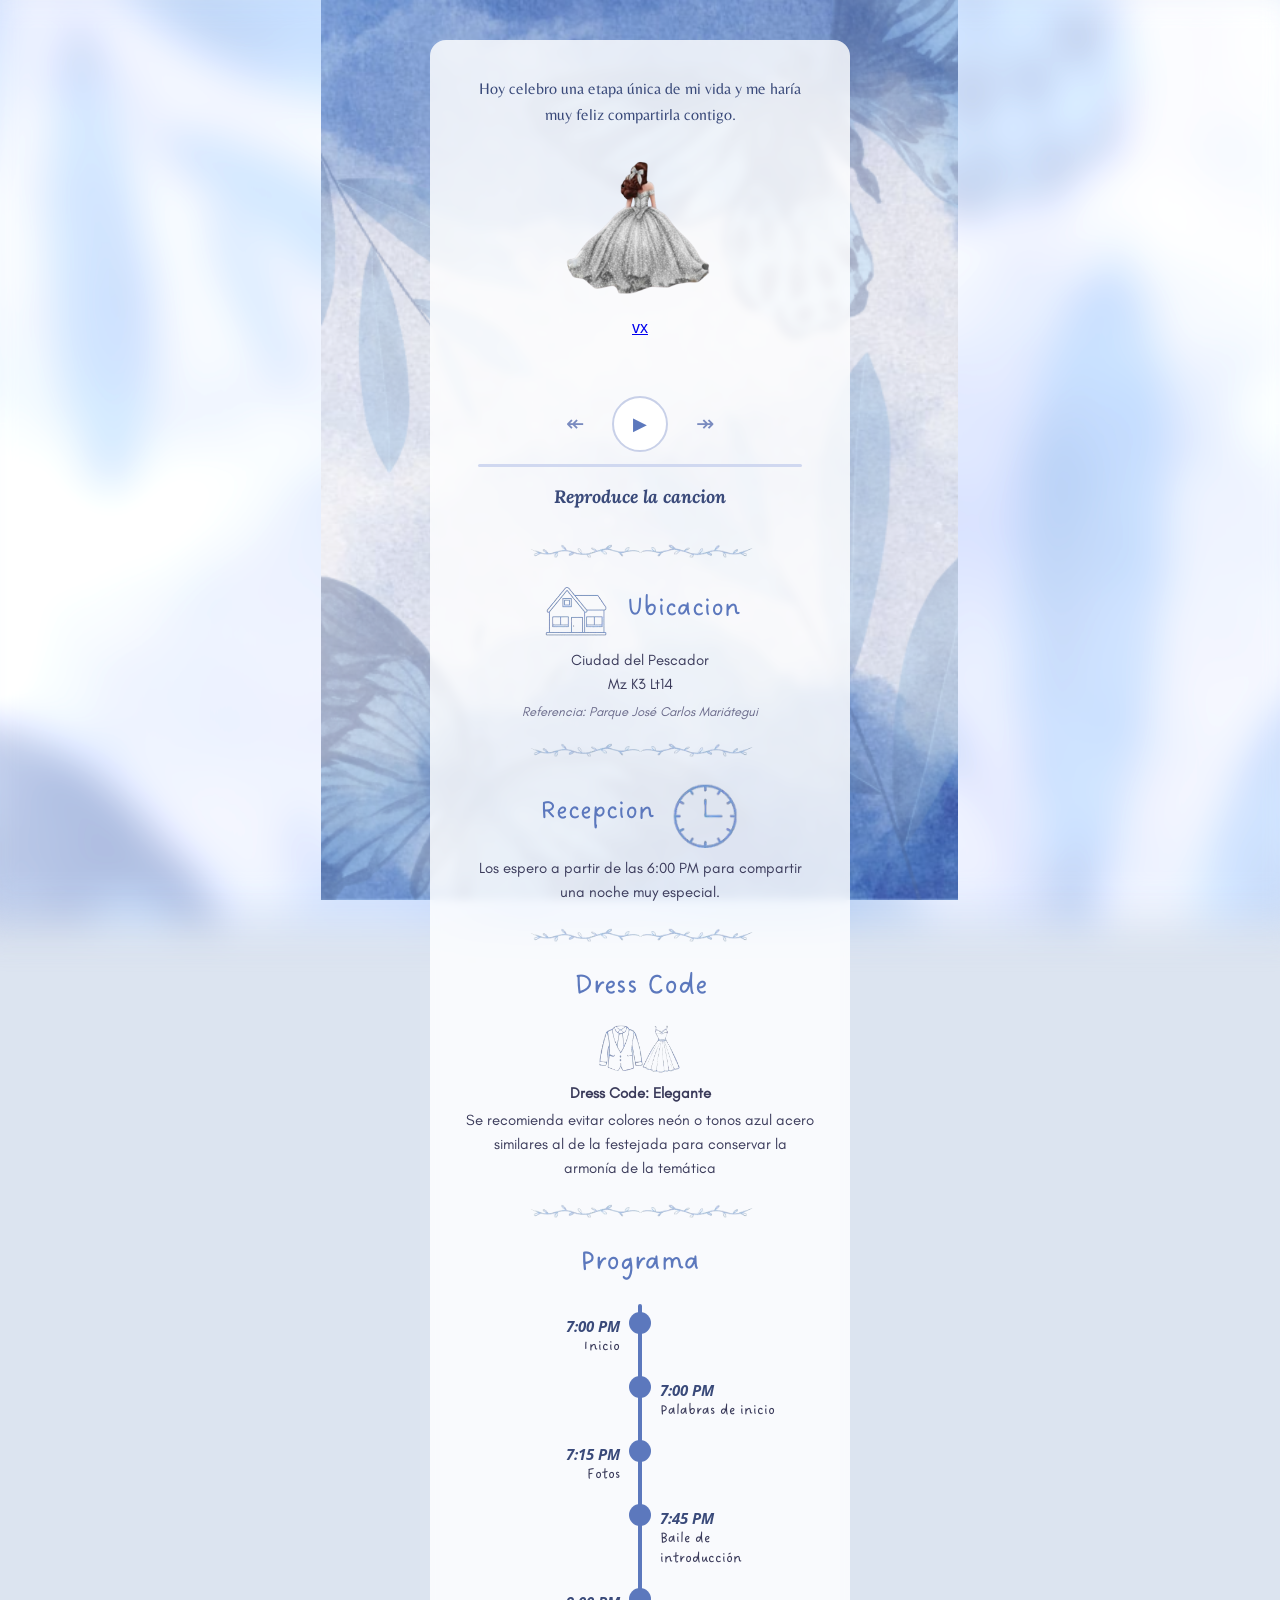
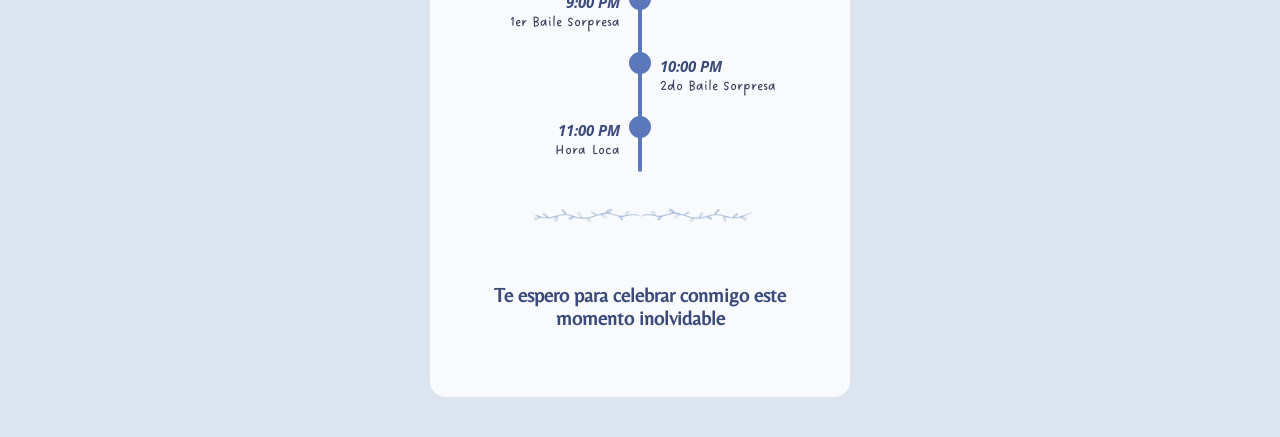
<file: html/index.html>
<!DOCTYPE html>
<html lang="es">
<head>
  <meta charset="UTF-8">
  <meta name="viewport" content="width=device-width, initial-scale=1.0">
  <title>Mis 15 Años - Carla</title>
  <link rel="stylesheet" href="../css/index.css">
</head>
<body>

  <div class="contenedor">
    <div class="card">

      <p class="frase">Hoy celebro una etapa única de mi vida y me haría muy feliz compartirla contigo.</p>

      <img class="chica" src="../imgs/quinceañera.png" alt="Quinceañera">

      <div class="countdown-embed">
        <a data-id="10328662" data-type="countdown" data-lang="es" data-style="1" data-theme="transparent" class="tickcounter" style="display:block; left:0; width:100%; height:0; position:relative; padding-bottom:16.25%" href="//www.tickcounter.com/countdown/10328662/vx">vx</a>
        <script>(function(d,s,id){var js,fjs=d.getElementsByTagName(s)[0];if(d.getElementById(id))return;js=d.createElement(s);js.id=id;js.src="//www.tickcounter.com/static/js/loader.js";fjs.parentNode.insertBefore(js,fjs);}(document,"script","tc-sdk"));</script>
      </div>

      <div class="player">
        <button class="btn-control" id="btn-retroceder" title="Retroceder">&#8606;</button>
        <button class="btn-play" id="btn-play">&#9654;</button>
        <button class="btn-control" id="btn-adelantar" title="Adelantar">&#8608;</button>
      </div>

      <div class="barra-container">
        <div class="barra-progreso">
          <div class="barra-fill" id="barra-fill"></div>
        </div>
      </div>

      <audio id="audio">
        <source src="../audio/cancion.mp3" type="audio/mpeg">
      </audio>

      <p class="reproduce-label">Reproduce la cancion</p>

      <!-- DIVISOR ENTRE SECCIONES -->
      <img class="divisor" src="../imgs/divisor.png" alt="">

      <!-- UBICACION -->
      <div class="seccion">
        <div class="seccion-header">
          <img class="icono" src="../imgs/casa.png" alt="Casa">
          <h2 class="titulo-seccion">Ubicacion</h2>
        </div>
        <p class="texto-principal">Ciudad del Pescador<br>Mz K3 Lt14</p>
        <p class="referencia">Referencia: Parque José Carlos Mariátegui</p>
      </div>

      <img class="divisor" src="../imgs/divisor.png" alt="">

      <!-- RECEPCION -->
      <div class="seccion">
        <div class="seccion-header">
          <h2 class="titulo-seccion">Recepcion</h2>
          <img class="icono" src="../imgs/reloj.png" alt="Reloj">
        </div>
        <p class="texto-principal">Los espero a partir de las 6:00 PM para compartir una noche muy especial.</p>
      </div>

      <img class="divisor" src="../imgs/divisor.png" alt="">

      <!-- DRESS CODE -->
      <div class="seccion">
        <h2 class="titulo-seccion centrado">Dress Code</h2>
        <img class="icono-grande" src="../imgs/dresscode.png" alt="Dress Code">
        <p class="texto-destacado">Dress Code: Elegante</p>
        <p class="texto-principal">Se recomienda evitar colores neón o tonos azul acero similares al de la festejada para conservar la armonía de la temática</p>
      </div>

      <img class="divisor" src="../imgs/divisor.png" alt="">

<!-- PROGRAMA -->
<div class="seccion programa">
  <h2 class="titulo-seccion centrado">Programa</h2>
  <div class="timeline">
  <div class="evento izquierda">
    <span class="hora">7:00 PM</span>
    <span class="descripcion">Inicio</span>
  </div>
  <div class="evento derecha">
    <span class="hora">7:00 PM</span>
    <span class="descripcion">Palabras de inicio</span>
  </div>
  <div class="evento izquierda">
    <span class="hora">7:15 PM</span>
    <span class="descripcion">Fotos</span>
  </div>
  <div class="evento derecha">
    <span class="hora">7:45 PM</span>
    <span class="descripcion">Baile de introducción</span>
  </div>
  <div class="evento izquierda">
    <span class="hora">9:00 PM</span>
    <span class="descripcion">1er Baile Sorpresa</span>
  </div>
  <div class="evento derecha">
    <span class="hora">10:00 PM</span>
    <span class="descripcion">2do Baile Sorpresa</span>
  </div>
  <div class="evento izquierda">
    <span class="hora">11:00 PM</span>
    <span class="descripcion">Hora Loca</span>
  </div>
</div>
</div>

<img class="divisor" src="../imgs/divisor.png" alt="">

<!-- MENSAJE FINAL -->
<div class="mensaje-final">
  <p class="texto-final">Te espero para celebrar conmigo este momento inolvidable</p>
</div>

     
  </div>

  <script src="../js/player.js"></script>

</body>
</html>
</file>
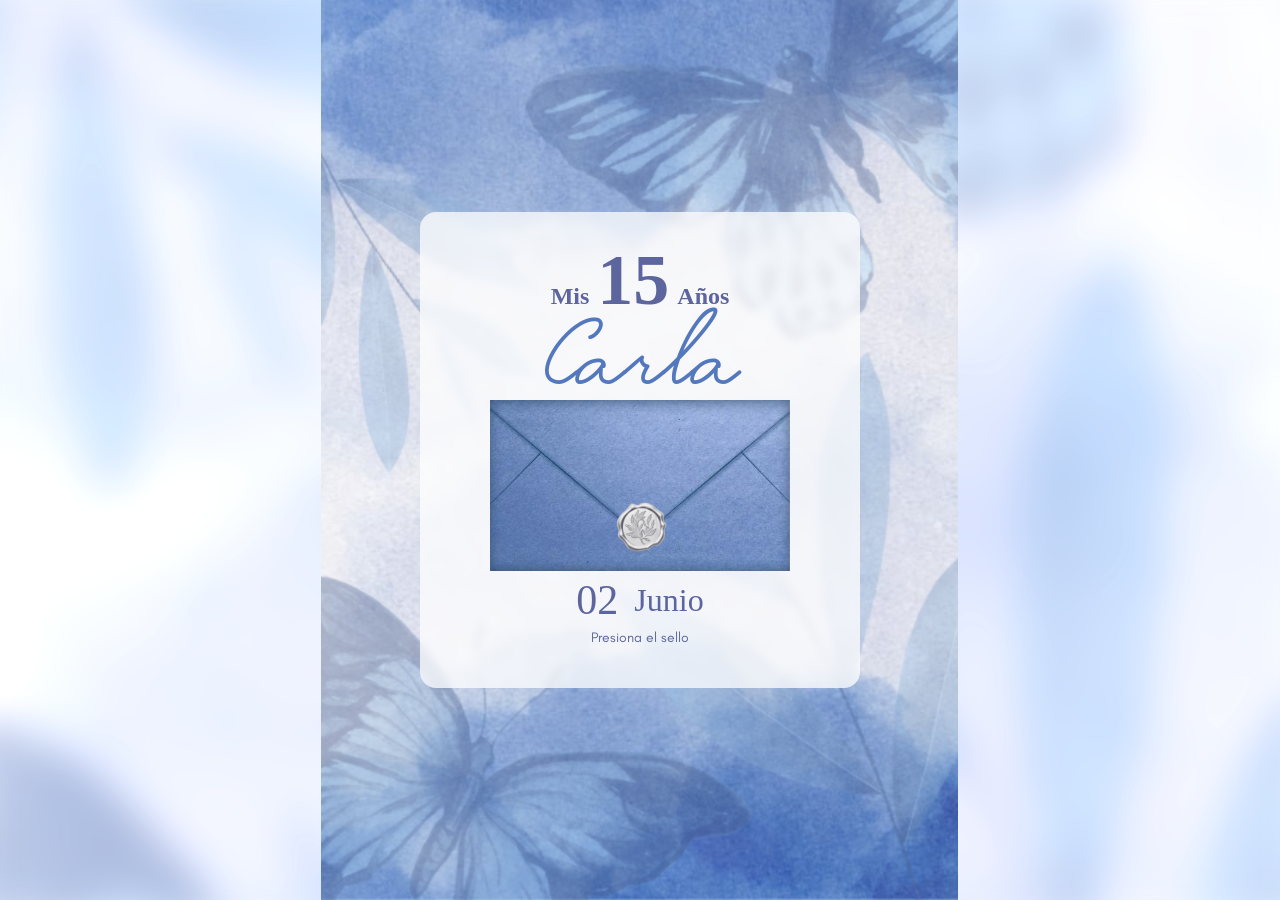
<file: html/Sobre.html>
<!DOCTYPE html>
<html lang="es">
<head>
  <meta charset="UTF-8">
  <meta name="viewport" content="width=device-width, initial-scale=1.0">
  <title>Mis 15 Años - Carla</title>
  <link rel="stylesheet" href="../css/styles.css">
</head>
<body>

  <div class="contenedor">

    <div class="card">

      <h1>
        <span class="mis">Mis</span>
        <span class="quince">15</span>
        <span class="años">Años</span>
      </h1>

      <h2>Carla</h2>

      <div class="sobre-container">
        <img class="sobre" src="../imgs/sobre.jpeg" alt="Sobre">
        <a href="../html/index.html">
          <img class="seal" src="../imgs/sello.png" alt="Sello">
        </a>
 
      </div>

      <div class="fecha">
        <span class="dia">02</span>
        <span class="mes">Junio</span>
      </div>

      <p class="indicacion">Presiona el sello</p>

    </div>
  </div>

</body>
</html>
</file>
<file: css/index.css>
/* ===== FUENTES ===== */
@font-face {
  font-family: 'The Seasons';
  src: url('../fuentes/the-seasons.ttf') format('truetype');
}

@font-face {
  font-family: 'Glacial';
  src: url('../fuentes/GlacialIndifference-Regular.otf') format('opentype');
}

@font-face {
  font-family: 'Belleza';
  src: url('../fuentes/Belleza-Regular.ttf') format('truetype');
}

@font-face {
  font-family: 'Lora';
  src: url('../fuentes/Lora-Italic-VariableFont_wght.ttf') format('truetype');
}

@font-face {
  font-family: 'Open';
  src: url('../fuentes/OpenSans-Italic-VariableFont_wdth\,wght.ttf') format('truetype');
}

@font-face {
  font-family: 'Dreaming';
  src: url('../fuentes/dreaming-outloud-pro-regular.otf') format('opentype');
}

@font-face {
  font-family: 'Agrandir';
  src: url('../fuentes/agrandir-regular.otf') format('opentype');
}

/* ===== BASE ===== */
*, *::before, *::after {
  box-sizing: border-box;
}

body {
  font-family: 'Segoe UI', sans-serif;
  margin: 0;
  padding: 20px;
  display: flex;
  justify-content: center;
  align-items: flex-start;
  min-height: 100vh;
  background-color: #dce4f0;
  position: relative;
  z-index: 0;
  overflow-x: hidden;
}

/* Capa 1: blur de fondo para lados en PC */
body::before {
  content: '';
  display: none;
  position: fixed;
  inset: 0;
  background-image: url("../imgs/fondo.png");
  background-size: cover;
  background-position: center;
  background-repeat: no-repeat;
  filter: blur(20px) brightness(1.1) saturate(1.2);
  transform: scale(1.05);
  z-index: -2;
}

/* Capa 2: imagen nítida centrada */
body::after {
  content: '';
  display: none;
  position: fixed;
  inset: 0;
  background-image: url("../imgs/fondo.png");
  background-size: auto 100vh;
  background-position: center center;
  background-repeat: no-repeat;
  z-index: -1;
}

/* ===== CONTENEDOR ===== */
.contenedor {
  position: relative;
  width: 100%;
  max-width: 400px;
  padding: 20px 0;
}

/* ===== CARD ===== */
.card {
  width: 100%;
  padding: clamp(20px, 5vw, 36px);
  border-radius: 16px;
  background: rgba(255, 255, 255, 0.82);
  backdrop-filter: blur(4px);
  text-align: center;
  position: relative;
  z-index: 1;
}

/* ===== FRASE ===== */
.frase {
  font-family: 'Belleza', serif;
  font-size: clamp(13px, 3.5vw, 16px);
  color: #3a4a7a;
  line-height: 1.6;
  margin: 0 0 16px;
  padding: 0 8px;
}

/* ===== IMAGEN CHICA ===== */
.chica {
  width: clamp(160px, 55%, 240px);
  height: auto;
  display: block;
  margin: 0 auto 16px;
}

/* ===== COUNTDOWN EMBED ===== */
.countdown-embed {
  width: 100%;
  margin-bottom: 20px;
}

/* ===== PLAYER ===== */
.player {
  display: flex;
  justify-content: center;
  align-items: center;
  gap: 24px;
  margin-bottom: 12px;
}

.btn-play {
  width: 56px;
  height: 56px;
  border-radius: 50%;
  background: #ffffff;
  border: 2px solid #c8d0e8;
  font-size: 18px;
  color: #5c78bd;
  cursor: pointer;
  display: flex;
  align-items: center;
  justify-content: center;
  transition: transform 0.15s ease, background 0.15s ease;
}

.btn-play:hover {
  background: #eef1fb;
  transform: scale(1.05);
}

.btn-control {
  background: none;
  border: none;
  font-size: 22px;
  color: #7a8bbf;
  cursor: pointer;
  padding: 4px;
  transition: color 0.15s ease;
}

.btn-control:hover {
  color: #5c78bd;
}

/* ===== BARRA DE PROGRESO ===== */
.barra-container {
  padding: 0 12px;
  margin-bottom: 14px;
}

.barra-progreso {
  width: 100%;
  height: 3px;
  background: #d0d8f0;
  border-radius: 4px;
  overflow: hidden;
}

.barra-fill {
  height: 100%;
  width: 0%;
  background: #5c78bd;
  border-radius: 4px;
  transition: width 0.5s linear;
}

/* ===== LABEL REPRODUCE ===== */
.reproduce-label {
  font-family: 'Lora', serif;
  font-size: clamp(14px, 4vw, 18px);
  font-weight: bold;
  color: #3a4a7a;
  margin: 0 0 24px;
  padding-top: 4px;
}

/* ===== SECCIONES ===== */
.seccion {
  margin-bottom: 8px;
}

.seccion-header {
  display: flex;
  justify-content: center;
  align-items: center;
  gap: 16px;
  margin-bottom: 8px;
}

/* ===== TÍTULOS ===== */
.titulo-seccion {
  font-family: 'Dreaming', serif;
  font-size: clamp(20px, 6vw, 28px);
  color: #5c78bd;
  margin: 0 0 8px;
  font-weight: normal;
}

.titulo-seccion.centrado {
  text-align: center;
  width: 100%;
}

/* ===== TEXTOS ===== */
.texto-principal {
  font-family: 'Glacial', sans-serif;
  font-size: clamp(13px, 3.5vw, 15px);
  color: #3a3a5a;
  line-height: 1.6;
  margin: 0 0 8px;
}

.referencia {
  font-family: 'Glacial', sans-serif;
  font-size: clamp(11px, 3vw, 13px);
  color: #6a6a8a;
  margin: 0 0 8px;
  font-style: italic;
}

.texto-destacado {
  font-family: 'Glacial', sans-serif;
  font-size: clamp(13px, 3.5vw, 15px);
  color: #3a3a5a;
  font-weight: bold;
  margin: 8px 0 6px;
}

/* ===== ICONOS ===== */
.icono {
  width: clamp(50px, 14vw, 70px);
  height: auto;
}

.icono-grande {
  width: clamp(80px, 22vw, 110px);
  height: auto;
  display: block;
  margin: 0 auto 8px;
}

/* ===== DIVISOR ===== */
.divisor {
  width: clamp(180px, 70%, 260px);
  height: auto;
  display: block;
  margin: 12px auto 16px;
  opacity: 0.6;
}

/* ===== RESPONSIVE ===== */

@media (max-width: 360px) {
  body { padding: 12px; }
  .card { border-radius: 12px; }
}

@media (max-width: 600px) {
  body {
    background-image: url("../imgs/fondo.png");
    background-size: cover;
    background-position: center;
    background-repeat: no-repeat;
    background-attachment: scroll;
    padding: 24px 16px;
  }
  .contenedor { max-width: 340px; }
}

@media (min-width: 601px) and (max-width: 1024px) {
  body {
    background-image: url("../imgs/fondo.png");
    background-size: cover;
    background-position: center;
    background-repeat: no-repeat;
    background-attachment: scroll;
  }
  .contenedor { max-width: 420px; }
}

@media (min-width: 1025px) {
  body { background-image: none; }
  body::before { display: block; }
  body::after { display: block; }
  .contenedor { max-width: 420px; }
}

/* ===== PROGRAMA ===== */
.titulo-seccion.centrado {
  font-family: 'Belleza', ; /* Cambia aquí la fuente */
  font-size: clamp(22px, 6vw, 30px);
  color: #5c78bd;
  margin-bottom: 16px;
}


.timeline {
  position: relative;
  margin: 24px auto;
  width: 100%;
}

.timeline::before {
  content: '';
  position: absolute;
  left: 50%;
  top: 0;
  bottom: 0;
  width: 4px;
  background: #5c78bd;
  transform: translateX(-50%);
  border-radius: 2px;
}

.evento {
  position: relative;
  width: 50%;
  padding: 12px 20px;
  box-sizing: border-box;
}

.evento::before {
  content: '';
  position: absolute;
  top: 8px;
  width: 22px;   /* círculos más grandes */
  height: 22px;
  background: #5c78bd; /* sin borde blanco */
  border-radius: 50%;
}

.evento.izquierda {
  left: 0;
  text-align: right;
}

.evento.izquierda::before {
  right: -11px; /* círculo pegado a la línea */
}

.evento.derecha {
  left: 50%;
  text-align: left;
}

.evento.derecha::before {
  left: -11px; /* círculo pegado a la línea */
}

.hora {
  font-family: 'Open', sans-serif;
  font-size: clamp(13px, 3.5vw, 15px);
  font-weight: bold;
  color: #3a4a7a;
  display: block;
}

.descripcion {
  font-family: 'Dreaming', sans-serif;
  font-size: clamp(13px, 3.5vw, 15px);
  color: #3a3a5a;
}

/* ===== MENSAJE FINAL ===== */
.mensaje-final {
  margin-top: 20px;
  text-align: center;
}

.texto-final {
  font-family: 'Belleza', sans-serif; /* o la fuente que prefieras */
  font-size: clamp(15px, 4.5vw, 20px);
  color: #3a4a7a;
  font-weight: 600;

  padding: 12px;
  border-radius: 12px;
  display: inline-block;
}
</file>
<file: css/styles.css>
/* ===== FUENTES ===== */
@font-face {
  font-family: '';
  src: url('../fuentes/the-seasons.ttf') format('truetype');
}

@font-face {
  font-family: 'Sulat Rizal';
  src: url('../fuentes/SulatRizal.ttf') format('truetype');
}

@font-face {
  font-family: 'Glacial';
  src: url('../fuentes/GlacialIndifference-Regular.otf') format('opentype');
}

/* ===== BASE ===== */
*, *::before, *::after {
  box-sizing: border-box;
}

body {
  font-family: 'Segoe UI', sans-serif;
  margin: 0;
  padding: 20px;
  display: flex;
  justify-content: center;
  align-items: center;
  min-height: 100vh;
  background-color: #ffffff;
  position: relative;
  z-index: 0;
  overflow-x: hidden;
}

/* Capa 1: imagen estirada y borrosa (relleno de lados) */
body::before {
  content: '';
  display: none;
  position: fixed;
  inset: 0;
  background-image: url("../imgs/fondo.png");
  background-size: cover;
  background-position: center;
  background-repeat: no-repeat;
  filter: blur(20px) brightness(1.1) saturate(1.2);
  transform: scale(1.05);
  z-index: -2;
}

/* Capa 2: imagen nítida centrada encima del blur */
body::after {
  content: '';
  display: none;
  position: fixed;
  inset: 0;
  background-image: url("../imgs/fondo.png");
  background-size: auto 100vh;
  background-position: center center;
  background-repeat: no-repeat;
  z-index: -1;
}

/* ===== CONTENEDOR ===== */
.contenedor {
  position: relative;
  width: 100%;
  max-width: 420px;
  overflow: visible;
}

/* ===== CARD ===== */
.card {
  width: 100%;
  padding: clamp(16px, 5vw, 32px);
  border-radius: 16px;
  background: rgba(255, 255, 255, 0.75);
  backdrop-filter: blur(4px);
  text-align: center;
  position: relative;
  z-index: 1;
}

/* ===== TIPOGRAFÍAS ===== */
.card h1 {
  font-family: 'The Seasons', serif;
  margin: 0 0 4px 0;
  line-height: 1.2;
}

.mis {
  font-size: clamp(14px, 4vw, 24px);
  color: #5c659d;
}

.quince {
  font-size: clamp(40px, 12vw, 72px);
  color: #5c659d;
  line-height: 1;
}

.años {
  font-size: clamp(14px, 4vw, 24px);
  color: #5c659d;
}

.card h2 {
  font-family: 'Sulat Rizal', cursive;
  font-size: clamp(36px, 10vw, 60px);
  color: #5378bd;
  margin: 4px 0 6px;
  line-height: 1.1;
}

/* ===== FECHA ===== */
.fecha {
  font-family: 'The Seasons', serif;
  margin: 4px 0 8px;
  display: flex;
  justify-content: center;
  align-items: center;
  gap: 16px;
}

.dia {
  font-size: clamp(24px, 7vw, 42px);
  color: #5c659d;
  line-height: 1;
}

.mes {
  font-size: clamp(18px, 5vw, 32px);
  color: #5c659d;
  line-height: 1;
}

.card p.indicacion {
  font-family: 'Glacial', sans-serif;
  font-size: clamp(11px, 3vw, 14px);
  color: #5c659d;
  margin: 4px 0 10px;
  text-align: center;
}

.card p {
  font-size: clamp(14px, 4vw, 18px);
  color: #333;
}

/* ===== SOBRE ===== */
.sobre-container {
  position: relative;
  display: inline-block;
  margin-top: 8px;
  width: 100%;
  max-width: 300px;
}

.sobre {
  width: 100%;
  height: auto;
  display: block;
}

.seal {
  position: absolute;
  top: 75%;
  left: 50%;
  transform: translate(-50%, -50%);
  width: clamp(60px, 20%, 100px);
  height: auto;
  transition: transform 0.5s ease;
  cursor: pointer;
}

.seal:hover {
  transform: translate(-50%, -50%) scale(1.1);
}

/* ===== RESPONSIVE ===== */

/* Celular pequeño (≤ 360px) */
@media (max-width: 360px) {
  body {
    padding: 12px;
  }
  .card {
    border-radius: 12px;
  }
}

/* Celular (≤ 600px) */
@media (max-width: 600px) {
  body {
    background-image: url("../imgs/fondo.png");
    background-size: cover;
    background-position: center center;
    background-repeat: no-repeat;
    background-attachment: scroll;
    padding: 30px 16px;
  }
  .contenedor {
    max-width: 340px;
  }
  .sobre-container {
    max-width: 260px;
  }
}

/* Tablet (601px – 1024px) */
@media (min-width: 601px) and (max-width: 1024px) {
  body {
    background-image: url("../imgs/fondo.png");
    background-size: cover;
    background-position: center center;
    background-repeat: no-repeat;
    background-attachment: scroll;
  }
  .contenedor {
    max-width: 480px;
  }
}

/* PC (≥ 1025px) */
@media (min-width: 1025px) {
  body {
    background-image: none;
  }
  body::before {
    display: block;
  }
  body::after {
    display: block;
  }
  .contenedor {
    max-width: 440px;
  }
}
</file>
